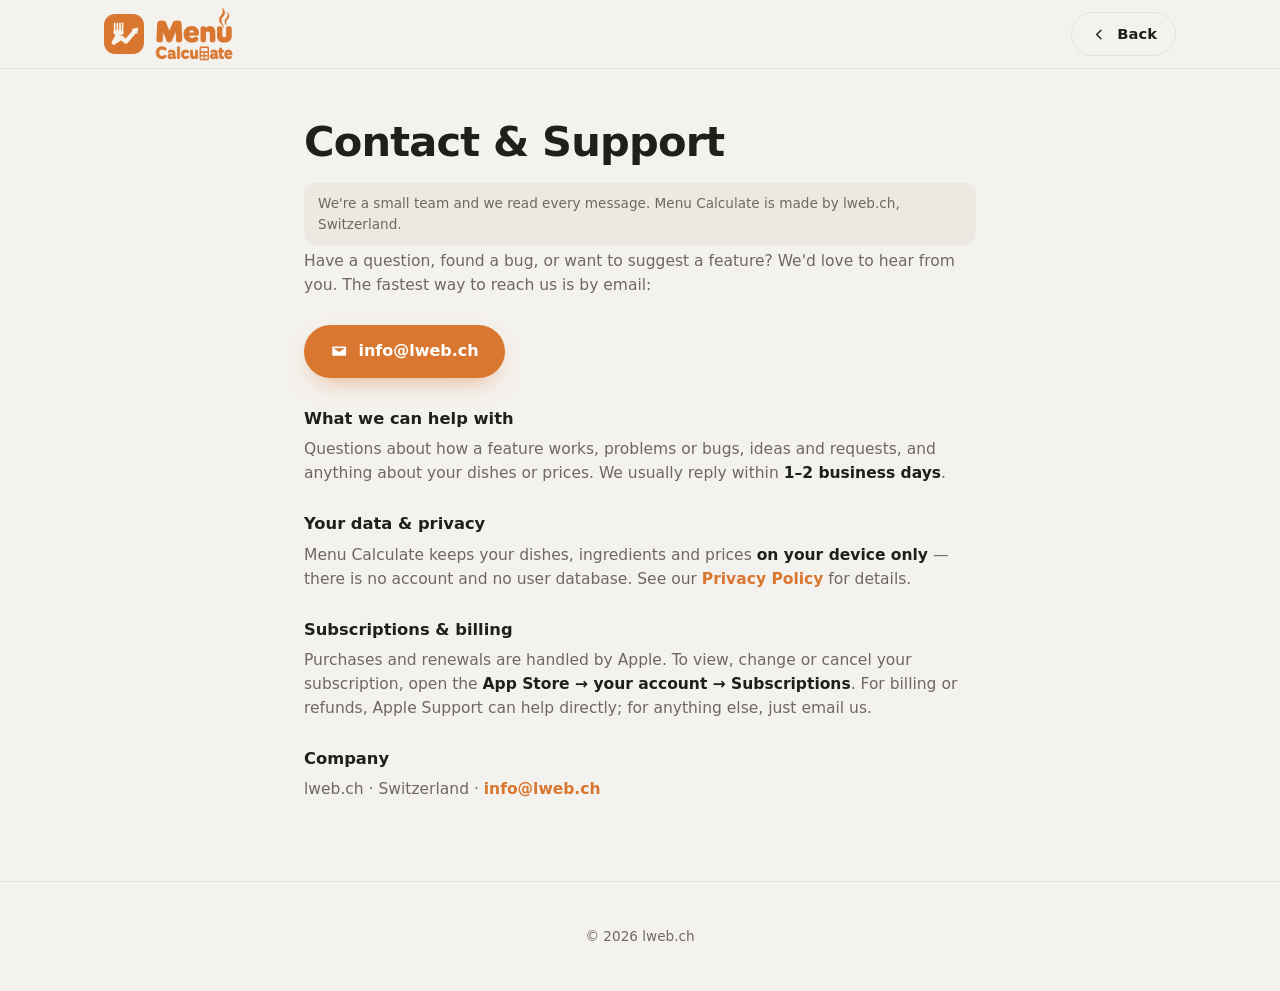
<file: contact.html>
<!doctype html>
<html lang="en">
<head>
  <meta charset="utf-8" />
  <meta name="viewport" content="width=device-width, initial-scale=1" />
  <title>Contact &amp; Support — Menu Calculate</title>
  <meta name="description" content="Get help with Menu Calculate: contact and support." />
  <link rel="icon" type="image/png" href="assets/icon.png" />
  <meta name="robots" content="index, follow" />
  <link rel="canonical" href="https://menu-calculate.com/contact.html" />
  <link rel="stylesheet" href="styles.css" />
</head>
<body>

  <header class="nav scrolled">
    <div class="wrap nav-inner">
      <a class="brand" href="index.html">
        <img src="assets/icon.png" alt="" class="brand-icon-nav" />
        <picture>
          <source media="(prefers-color-scheme: dark)" srcset="assets/wordmark-oscuro.png" />
          <img src="assets/wordmark-claro.png" alt="Menu Calculate" class="brand-word" />
        </picture>
      </a>
      <a class="btn btn-ghost btn-small" href="index.html" style="margin-left:auto">
        <svg viewBox="0 0 24 24" class="ic"><path d="M15.5 19a1 1 0 0 1-.7-.3l-6-6a1 1 0 0 1 0-1.4l6-6a1 1 0 1 1 1.4 1.4L10.91 12l5.3 5.3A1 1 0 0 1 15.5 19Z"/></svg>
        Back
      </a>
    </div>
  </header>

  <main class="legal-page">
    <div class="wrap legal-wrap">
      <h1>Contact &amp; Support</h1>
      <p class="legal-date">We're a small team and we read every message. Menu Calculate is made by lweb.ch, Switzerland.</p>

      <p>Have a question, found a bug, or want to suggest a feature? We'd love to hear from you. The fastest way to reach us is by email:</p>

      <p style="margin:28px 0;">
        <a class="btn" href="mailto:info@lweb.ch?subject=Menu%20Calculate" style="color:#fff;text-decoration:none;">
          <svg viewBox="0 0 24 24" class="ic"><path d="M4 6h16a1 1 0 0 1 1 1v10a1 1 0 0 1-1 1H4a1 1 0 0 1-1-1V7a1 1 0 0 1 1-1Zm.4 2 7.6 5 7.6-5H4.4Z"/></svg>
          info@lweb.ch
        </a>
      </p>

      <h4>What we can help with</h4>
      <p>Questions about how a feature works, problems or bugs, ideas and requests, and anything about your dishes or prices. We usually reply within <strong>1–2 business days</strong>.</p>

      <h4>Your data &amp; privacy</h4>
      <p>Menu Calculate keeps your dishes, ingredients and prices <strong>on your device only</strong> — there is no account and no user database. See our <a href="privacy.html">Privacy Policy</a> for details.</p>

      <h4>Subscriptions &amp; billing</h4>
      <p>Purchases and renewals are handled by Apple. To view, change or cancel your subscription, open the <strong>App Store → your account → Subscriptions</strong>. For billing or refunds, Apple Support can help directly; for anything else, just email us.</p>

      <h4>Company</h4>
      <p>lweb.ch · Switzerland · <a href="mailto:info@lweb.ch">info@lweb.ch</a></p>
    </div>
  </main>

  <footer class="footer">
    <div class="wrap footer-inner">
      <p class="footer-copy">© 2026 lweb.ch</p>
    </div>
  </footer>

</body>
</html>
</file>
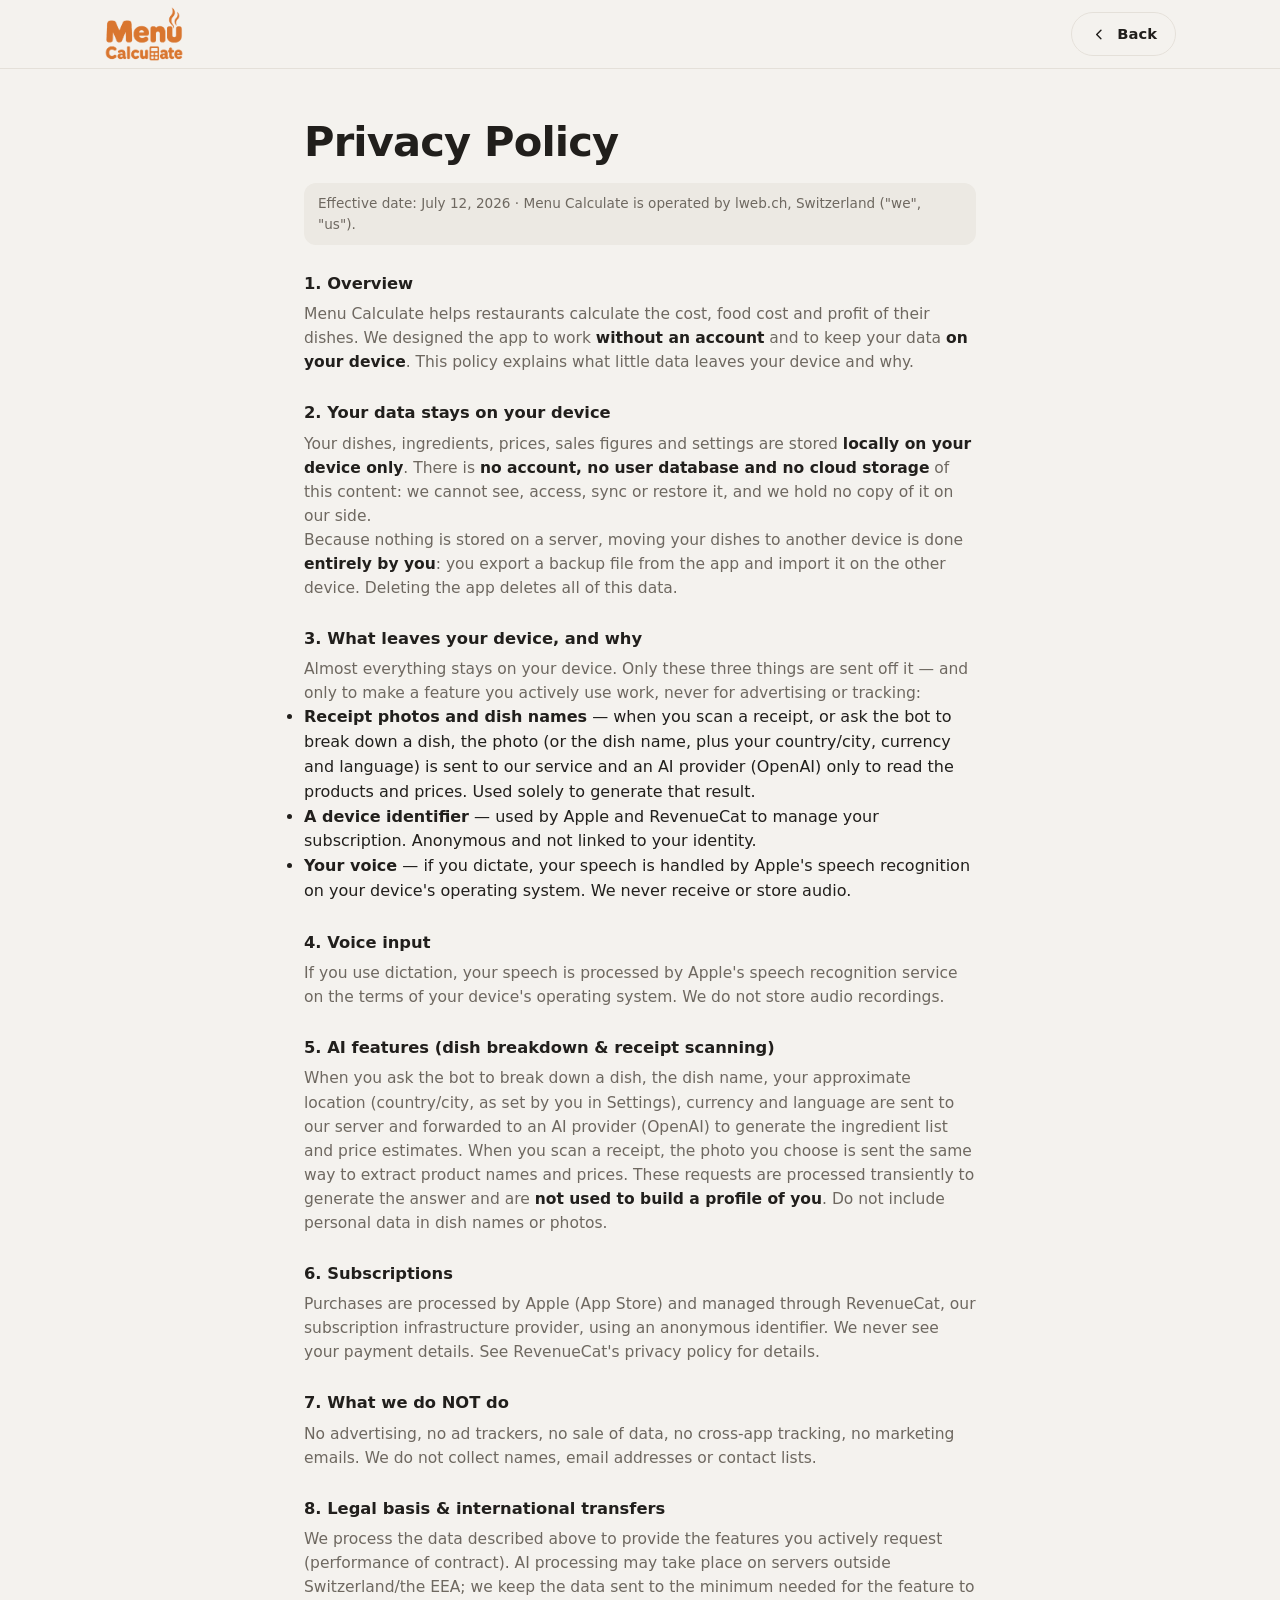
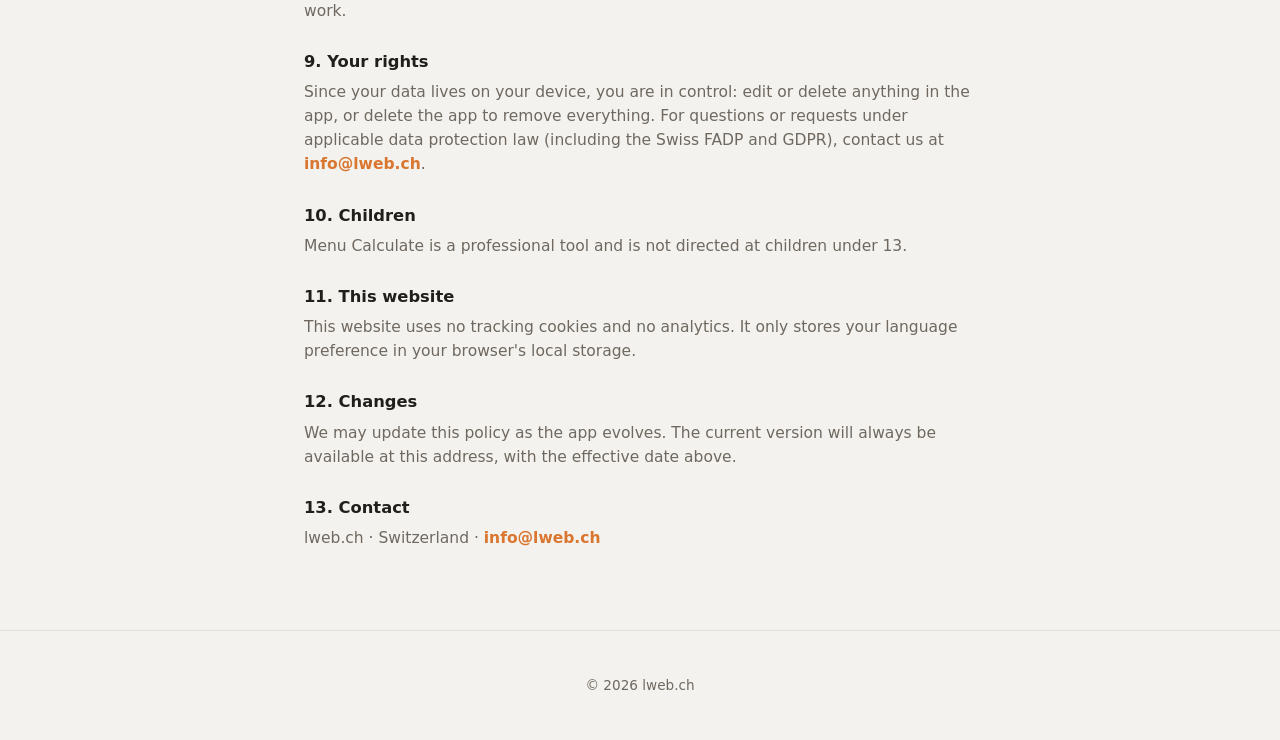
<file: privacy.html>
<!doctype html>
<html lang="en">
<head>
  <meta charset="utf-8" />
  <meta name="viewport" content="width=device-width, initial-scale=1" />
  <title>Privacy Policy — Menu Calculate</title>
  <meta name="description" content="Privacy Policy for the Menu Calculate app." />
  <link rel="icon" type="image/png" href="assets/icon.png" />
  <meta name="robots" content="index, follow" />
  <link rel="canonical" href="https://menu-calculate.com/privacy.html" />
  <link rel="stylesheet" href="styles.css" />
</head>
<body>

  
  <header class="nav scrolled">
    <div class="wrap nav-inner">
      <a class="brand" href="index.html">
        <picture>
          <source media="(prefers-color-scheme: dark)" srcset="assets/wordmark-oscuro.png" />
          <img src="assets/wordmark-claro.png" alt="Menu Calculate" class="brand-word" />
        </picture>
      </a>
      <a class="btn btn-ghost btn-small" href="index.html" style="margin-left:auto">
        <svg viewBox="0 0 24 24" class="ic"><path d="M15.5 19a1 1 0 0 1-.7-.3l-6-6a1 1 0 0 1 0-1.4l6-6a1 1 0 1 1 1.4 1.4L10.91 12l5.3 5.3A1 1 0 0 1 15.5 19Z"/></svg>
        Back
      </a>
    </div>
  </header>

  <main class="legal-page">
    <div class="wrap legal-wrap">
      <h1>Privacy Policy</h1>
      <p class="legal-date">Effective date: July 12, 2026 · Menu Calculate is operated by lweb.ch, Switzerland ("we", "us").</p>

      <h4>1. Overview</h4>
      <p>Menu Calculate helps restaurants calculate the cost, food cost and profit of their dishes. We designed the app to work <strong>without an account</strong> and to keep your data <strong>on your device</strong>. This policy explains what little data leaves your device and why.</p>

      <h4>2. Your data stays on your device</h4>
      <p>Your dishes, ingredients, prices, sales figures and settings are stored <strong>locally on your device only</strong>. There is <strong>no account, no user database and no cloud storage</strong> of this content: we cannot see, access, sync or restore it, and we hold no copy of it on our side.</p>
      <p>Because nothing is stored on a server, moving your dishes to another device is done <strong>entirely by you</strong>: you export a backup file from the app and import it on the other device. Deleting the app deletes all of this data.</p>

      <h4>3. What leaves your device, and why</h4>
      <p>Almost everything stays on your device. Only these three things are sent off it &mdash; and only to make a feature you actively use work, never for advertising or tracking:</p>
      <ul>
        <li><strong>Receipt photos and dish names</strong> &mdash; when you scan a receipt, or ask the bot to break down a dish, the photo (or the dish name, plus your country/city, currency and language) is sent to our service and an AI provider (OpenAI) only to read the products and prices. Used solely to generate that result.</li>
        <li><strong>A device identifier</strong> &mdash; used by Apple and RevenueCat to manage your subscription. Anonymous and not linked to your identity.</li>
        <li><strong>Your voice</strong> &mdash; if you dictate, your speech is handled by Apple's speech recognition on your device's operating system. We never receive or store audio.</li>
      </ul>

      <h4>4. Voice input</h4>
      <p>If you use dictation, your speech is processed by Apple's speech recognition service on the terms of your device's operating system. We do not store audio recordings.</p>

      <h4>5. AI features (dish breakdown &amp; receipt scanning)</h4>
      <p>When you ask the bot to break down a dish, the dish name, your approximate location (country/city, as set by you in Settings), currency and language are sent to our server and forwarded to an AI provider (OpenAI) to generate the ingredient list and price estimates. When you scan a receipt, the photo you choose is sent the same way to extract product names and prices. These requests are processed transiently to generate the answer and are <strong>not used to build a profile of you</strong>. Do not include personal data in dish names or photos.</p>

      <h4>6. Subscriptions</h4>
      <p>Purchases are processed by Apple (App Store) and managed through RevenueCat, our subscription infrastructure provider, using an anonymous identifier. We never see your payment details. See RevenueCat's privacy policy for details.</p>

      <h4>7. What we do NOT do</h4>
      <p>No advertising, no ad trackers, no sale of data, no cross-app tracking, no marketing emails. We do not collect names, email addresses or contact lists.</p>

      <h4>8. Legal basis &amp; international transfers</h4>
      <p>We process the data described above to provide the features you actively request (performance of contract). AI processing may take place on servers outside Switzerland/the EEA; we keep the data sent to the minimum needed for the feature to work.</p>

      <h4>9. Your rights</h4>
      <p>Since your data lives on your device, you are in control: edit or delete anything in the app, or delete the app to remove everything. For questions or requests under applicable data protection law (including the Swiss FADP and GDPR), contact us at <a href="mailto:info@lweb.ch">info@lweb.ch</a>.</p>

      <h4>10. Children</h4>
      <p>Menu Calculate is a professional tool and is not directed at children under 13.</p>

      <h4>11. This website</h4>
      <p>This website uses no tracking cookies and no analytics. It only stores your language preference in your browser's local storage.</p>

      <h4>12. Changes</h4>
      <p>We may update this policy as the app evolves. The current version will always be available at this address, with the effective date above.</p>

      <h4>13. Contact</h4>
      <p>lweb.ch · Switzerland · <a href="mailto:info@lweb.ch">info@lweb.ch</a></p>
    </div>
  </main>

  <footer class="footer">
    <div class="wrap footer-inner">
      <p class="footer-copy">© 2026 lweb.ch</p>
    </div>
  </footer>

</body>
</html>
</file>
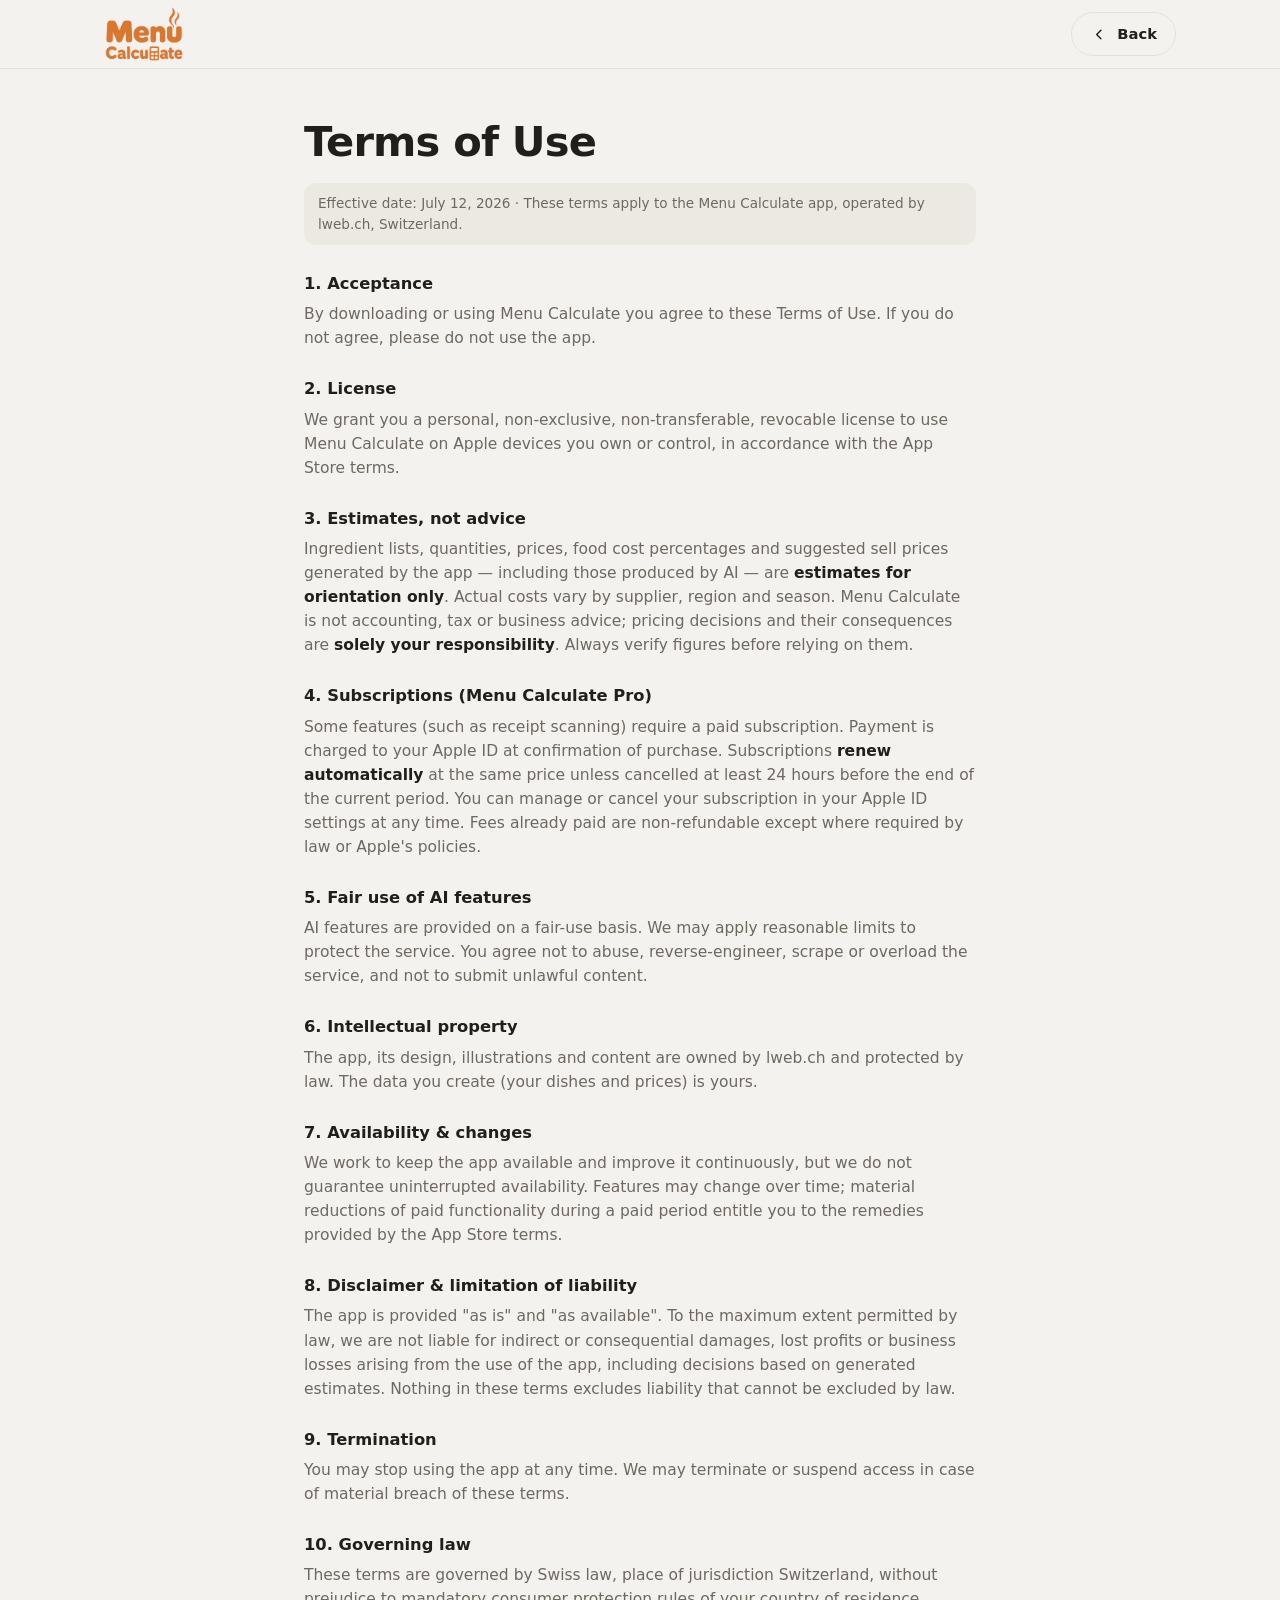
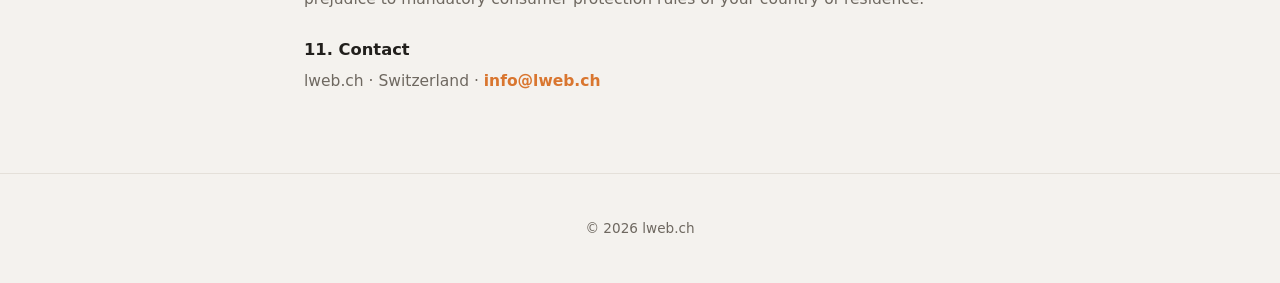
<file: terms.html>
<!doctype html>
<html lang="en">
<head>
  <meta charset="utf-8" />
  <meta name="viewport" content="width=device-width, initial-scale=1" />
  <title>Terms of Use — Menu Calculate</title>
  <meta name="description" content="Terms of Use for the Menu Calculate app." />
  <link rel="icon" type="image/png" href="assets/icon.png" />
  <meta name="robots" content="index, follow" />
  <link rel="canonical" href="https://menu-calculate.com/terms.html" />
  <link rel="stylesheet" href="styles.css" />
</head>
<body>

  <header class="nav scrolled">
    <div class="wrap nav-inner">
      <a class="brand" href="index.html">
        <picture>
          <source media="(prefers-color-scheme: dark)" srcset="assets/wordmark-oscuro.png" />
          <img src="assets/wordmark-claro.png" alt="Menu Calculate" class="brand-word" />
        </picture>
      </a>
      <a class="btn btn-ghost btn-small" href="index.html" style="margin-left:auto">
        <svg viewBox="0 0 24 24" class="ic"><path d="M15.5 19a1 1 0 0 1-.7-.3l-6-6a1 1 0 0 1 0-1.4l6-6a1 1 0 1 1 1.4 1.4L10.91 12l5.3 5.3A1 1 0 0 1 15.5 19Z"/></svg>
        Back
      </a>
    </div>
  </header>

  <main class="legal-page">
    <div class="wrap legal-wrap">
      <h1>Terms of Use</h1>
      <p class="legal-date">Effective date: July 12, 2026 · These terms apply to the Menu Calculate app, operated by lweb.ch, Switzerland.</p>

      <h4>1. Acceptance</h4>
      <p>By downloading or using Menu Calculate you agree to these Terms of Use. If you do not agree, please do not use the app.</p>

      <h4>2. License</h4>
      <p>We grant you a personal, non-exclusive, non-transferable, revocable license to use Menu Calculate on Apple devices you own or control, in accordance with the App Store terms.</p>

      <h4>3. Estimates, not advice</h4>
      <p>Ingredient lists, quantities, prices, food cost percentages and suggested sell prices generated by the app — including those produced by AI — are <strong>estimates for orientation only</strong>. Actual costs vary by supplier, region and season. Menu Calculate is not accounting, tax or business advice; pricing decisions and their consequences are <strong>solely your responsibility</strong>. Always verify figures before relying on them.</p>

      <h4>4. Subscriptions (Menu Calculate Pro)</h4>
      <p>Some features (such as receipt scanning) require a paid subscription. Payment is charged to your Apple ID at confirmation of purchase. Subscriptions <strong>renew automatically</strong> at the same price unless cancelled at least 24 hours before the end of the current period. You can manage or cancel your subscription in your Apple ID settings at any time. Fees already paid are non-refundable except where required by law or Apple's policies.</p>

      <h4>5. Fair use of AI features</h4>
      <p>AI features are provided on a fair-use basis. We may apply reasonable limits to protect the service. You agree not to abuse, reverse-engineer, scrape or overload the service, and not to submit unlawful content.</p>

      <h4>6. Intellectual property</h4>
      <p>The app, its design, illustrations and content are owned by lweb.ch and protected by law. The data you create (your dishes and prices) is yours.</p>

      <h4>7. Availability &amp; changes</h4>
      <p>We work to keep the app available and improve it continuously, but we do not guarantee uninterrupted availability. Features may change over time; material reductions of paid functionality during a paid period entitle you to the remedies provided by the App Store terms.</p>

      <h4>8. Disclaimer &amp; limitation of liability</h4>
      <p>The app is provided "as is" and "as available". To the maximum extent permitted by law, we are not liable for indirect or consequential damages, lost profits or business losses arising from the use of the app, including decisions based on generated estimates. Nothing in these terms excludes liability that cannot be excluded by law.</p>

      <h4>9. Termination</h4>
      <p>You may stop using the app at any time. We may terminate or suspend access in case of material breach of these terms.</p>

      <h4>10. Governing law</h4>
      <p>These terms are governed by Swiss law, place of jurisdiction Switzerland, without prejudice to mandatory consumer protection rules of your country of residence.</p>

      <h4>11. Contact</h4>
      <p>lweb.ch · Switzerland · <a href="mailto:info@lweb.ch">info@lweb.ch</a></p>
    </div>
  </main>

  <footer class="footer">
    <div class="wrap footer-inner">
      <p class="footer-copy">© 2026 lweb.ch</p>
    </div>
  </footer>

</body>
</html>
</file>
<file: styles.css>
/* ===== Menu Cost · Landing =====
   Mismo sistema de diseño que la app: neutros cálidos (piedra/tinta),
   un único acento azafrán y semáforo de food cost. Claro y oscuro. */

:root {
  --text: #211F1C;
  --text-2: #6E6860;
  --bg: #F4F2EE;
  --bg-el: #FBFAF7;
  --bg-sel: #ECE9E3;
  --line: #E4E0D9;
  --accent: #D9762F;
  --accent-ink: #FFFFFF;
  --good: #3E9B63;
  --warn: #CE9A1F;
  --bad: #D5563C;
  --radius: 28px;
  --shadow: 0 24px 60px -24px rgba(33, 31, 28, .28);
  --font: ui-rounded, "SF Pro Rounded", -apple-system, BlinkMacSystemFont, "Segoe UI", Roboto, system-ui, sans-serif;
}

@media (prefers-color-scheme: dark) {
  :root {
    --text: #F4F1EC;
    --text-2: #A69F96;
    --bg: #131211;
    --bg-el: #1D1B19;
    --bg-sel: #2A2825;
    --line: #33302B;
    --accent: #EC9448;
    --accent-ink: #201911;
    --good: #5BBE81;
    --warn: #E0B24A;
    --bad: #E7715A;
    --shadow: 0 24px 60px -24px rgba(0, 0, 0, .6);
  }
}

* { margin: 0; padding: 0; box-sizing: border-box; }
html { scroll-behavior: smooth; }
body {
  font-family: var(--font);
  background: var(--bg);
  color: var(--text);
  line-height: 1.55;
  -webkit-font-smoothing: antialiased;
  overflow-x: hidden;
}
img, video { display: block; max-width: 100%; }
a { color: inherit; text-decoration: none; }

.wrap { max-width: 1120px; margin: 0 auto; padding: 0 24px; }

/* ---------- tipografía ---------- */
h1 { font-size: clamp(2.3rem, 5.2vw, 3.6rem); line-height: 1.08; letter-spacing: -.02em; font-weight: 800; }
h1 em { font-style: normal; color: var(--accent); }
h2 { font-size: clamp(1.7rem, 3.6vw, 2.5rem); line-height: 1.15; letter-spacing: -.015em; font-weight: 800; max-width: 22ch; }
h3 { font-size: 1.25rem; font-weight: 700; }
h4 { font-size: 1.05rem; font-weight: 700; }
.lead { font-size: 1.12rem; color: var(--text-2); max-width: 46ch; }
.kicker {
  font-size: .8rem; font-weight: 800; letter-spacing: .14em;
  text-transform: uppercase; color: var(--accent); margin-bottom: 10px;
}

/* ---------- botones ---------- */
.btn {
  display: inline-flex; align-items: center; gap: 10px;
  background: var(--accent); color: var(--accent-ink);
  font-family: var(--font); font-weight: 700; font-size: 1rem;
  padding: 14px 26px; border-radius: 999px; border: none; cursor: pointer;
  transition: transform .18s ease, box-shadow .18s ease, opacity .18s ease;
  box-shadow: 0 10px 26px -12px color-mix(in srgb, var(--accent) 70%, transparent);
}
.btn:hover { transform: translateY(-2px); box-shadow: 0 16px 32px -12px color-mix(in srgb, var(--accent) 75%, transparent); }
.btn:active { transform: translateY(0); opacity: .9; }
.btn-ghost {
  background: transparent; color: var(--text);
  border: 1.5px solid var(--line); box-shadow: none;
}
.btn-ghost:hover { border-color: var(--accent); color: var(--accent); box-shadow: none; }
.btn-small { padding: 10px 18px; font-size: .92rem; }
.btn-big { padding: 18px 34px; font-size: 1.1rem; }
.ic { width: 1.15em; height: 1.15em; fill: currentColor; flex: none; }
.ic-accent { fill: var(--accent); }

/* ---------- nav ---------- */
.nav {
  position: fixed; inset: 0 0 auto 0; z-index: 50;
  background: color-mix(in srgb, var(--bg) 82%, transparent);
  -webkit-backdrop-filter: blur(14px); backdrop-filter: blur(14px);
  border-bottom: 1px solid transparent;
  transition: border-color .25s ease;
}
.nav.scrolled { border-bottom-color: var(--line); }
.nav-inner { display: flex; align-items: center; gap: 28px; height: 68px; }
.brand { display: flex; align-items: center; gap: 10px; font-weight: 800; font-size: 1.1rem; }
.brand-icon { width: 34px; height: 34px; border-radius: 9px; }
.brand-icon-nav { width: 40px; height: 40px; border-radius: 11px; display: block; }
.brand-word { height: 56px; width: auto; display: block; }
.nav-links { display: flex; gap: 22px; margin-left: auto; }
.nav-links a { font-size: .95rem; font-weight: 600; color: var(--text-2); transition: color .15s; }
.nav-links a:hover { color: var(--text); }
@media (max-width: 720px) {
  .nav-links { display: none; }
  .nav-inner { justify-content: space-between; height: 56px; gap: 12px; }
  .brand-icon-nav { width: 30px; height: 30px; border-radius: 8px; }
  .brand-word { height: 38px; }
  .lang-btn { padding: 6px 10px; }
  .nav .btn-small { padding: 8px 14px; font-size: .85rem; gap: 6px; }
}
@media (max-width: 400px) {
  .nav .btn-small span { display: none; }
  .nav .btn-small { padding: 8px; }
}

/* selector de idioma */
.lang { position: relative; }
.lang-btn {
  display: inline-flex; align-items: center; gap: 7px;
  background: transparent; color: var(--text);
  border: 1.5px solid var(--line); border-radius: 999px;
  font-family: var(--font); font-weight: 700; font-size: .88rem;
  padding: 9px 14px; cursor: pointer;
  transition: border-color .15s ease, color .15s ease;
}
.lang-btn:hover { border-color: var(--accent); color: var(--accent); }
.lang-btn .ic { width: 1.05em; height: 1.05em; fill: currentColor; }
.ic-chev { width: .85em !important; height: .85em !important; transition: transform .2s ease; }
.lang.open .ic-chev { transform: rotate(180deg); }
.lang-menu {
  position: absolute; top: calc(100% + 10px); right: 0; min-width: 160px;
  list-style: none; padding: 8px; margin: 0;
  background: var(--bg-el); border: 1px solid var(--line); border-radius: 18px;
  box-shadow: 0 20px 44px -18px rgba(33,31,28,.4);
  opacity: 0; transform: translateY(-6px) scale(.98); pointer-events: none;
  transition: opacity .18s ease, transform .18s ease;
}
.lang.open .lang-menu { opacity: 1; transform: none; pointer-events: auto; }
.lang-menu li {
  padding: 10px 14px; border-radius: 12px;
  font-size: .93rem; font-weight: 600; color: var(--text-2);
  cursor: pointer; transition: background .12s ease, color .12s ease;
}
.lang-menu li:hover { background: var(--bg-sel); color: var(--text); }
.lang-menu li.on { color: var(--accent); font-weight: 800; }

/* ---------- hero ---------- */
.hero { padding: 140px 0 40px; position: relative; }
@media (max-width: 880px) { .hero { overflow-x: clip; } }
@media (max-width: 720px) { .hero { padding: 96px 0 32px; } }
.hero::before {
  /* halo azafrán suave */
  content: ""; position: absolute; top: -30%; right: -15%;
  width: 720px; height: 720px; border-radius: 50%;
  background: radial-gradient(closest-side, color-mix(in srgb, var(--accent) 16%, transparent), transparent 70%);
  pointer-events: none;
}
.hero-grid {
  display: grid; grid-template-columns: .9fr 1.1fr;
  gap: 44px; align-items: center; position: relative;
}
@media (max-width: 880px) { .hero-grid { grid-template-columns: 1fr; } }
.hero-copy { display: flex; flex-direction: column; gap: 20px; }
.hero-ctas { display: flex; flex-wrap: wrap; gap: 14px; }

/* badges oficiales de las tiendas */
.store-badges { display: flex; flex-wrap: wrap; align-items: center; gap: 14px; margin-top: 6px; }
.store-badge { display: inline-flex; border-radius: 12px; transition: transform .18s ease, box-shadow .18s ease; }
.store-badge:hover { transform: translateY(-3px); box-shadow: 0 14px 30px -14px rgba(33,31,28,.45); }
.store-badge img { height: 52px; width: auto; display: block; }
.store-badges-big { justify-content: center; margin-top: 10px; }
.store-badges-big .store-badge img { height: 60px; }
@media (max-width: 480px) { .store-badge img { height: 46px; } .store-badges-big .store-badge img { height: 50px; } }
.hero-mini { display: flex; gap: 22px; list-style: none; margin-top: 4px; }
.hero-mini li { display: flex; align-items: center; gap: 7px; font-size: .92rem; font-weight: 600; color: var(--text-2); }

/* el hero lleva el reel vertical en todos los tamaños; se limita el ancho para
   que en escritorio no crezca a lo alto, y los chips (posicionados respecto a
   .hero-media) sigan pegados a la tarjeta */
.hero-media { position: relative; max-width: 340px; margin: 0 auto; }
.video-card {
  border-radius: var(--radius); overflow: hidden;
  border: 1px solid var(--line); background: var(--bg-el);
  box-shadow: var(--shadow);
}
.video-card video { width: 100%; aspect-ratio: 16 / 9; object-fit: cover; }
/* solo el reel del hero es vertical; el de "cómo funciona" sigue en 16:9 */
.hero-media .video-card video { aspect-ratio: 9 / 16; }
.tilt { transform: rotate(1.6deg); }
@media (max-width: 720px) {
  .hero-media { max-width: 300px; }
}

/* chips flotantes */
.chip {
  position: absolute; display: flex; align-items: center; gap: 8px;
  background: var(--bg-el); border: 1px solid var(--line);
  border-radius: 999px; padding: 10px 16px;
  font-size: .9rem; font-weight: 600; color: var(--text-2);
  box-shadow: 0 14px 34px -16px rgba(33,31,28,.35);
}
.chip strong { color: var(--text); font-weight: 800; }
.chip-fc { top: -30px; left: -26px; }
.chip-ben { bottom: -42px; right: -14px; }
.dot { width: 9px; height: 9px; border-radius: 50%; }
.dot-good { background: var(--good); }
.float-a { animation: float 5.2s ease-in-out infinite; }
.float-b { animation: floatSuave 6.4s ease-in-out .8s infinite; }
@keyframes float {
  0%, 100% { transform: translateY(0); }
  50% { transform: translateY(-9px); }
}
@keyframes floatSuave {
  0%, 100% { transform: translateY(0); }
  50% { transform: translateY(-4px); }
}
@media (max-width: 880px) {
  .chip-fc { left: 6px; } .chip-ben { right: 6px; }
}

/* ---------- secciones ---------- */
.section { padding: 96px 0; }
.section-alt { background: var(--bg-el); border-block: 1px solid var(--line); }

/* capturas: panorama con scroll lateral (la onda azafrán fluye entre paneles) */
.shots { padding-bottom: 56px; overflow: hidden; }
.shots-scroll {
  margin-top: 40px;
  overflow-x: auto;
  scroll-snap-type: x mandatory;
  -webkit-overflow-scrolling: touch;
  scrollbar-width: none;
  /* el primer panel arranca alineado con .wrap; el resto se descubre deslizando */
  padding: 14px max(24px, calc((100% - 1120px) / 2 + 24px)) 30px;
}
.shots-scroll::-webkit-scrollbar { display: none; }
.shots-strip {
  display: flex;
  width: max-content;
  border-radius: 26px;
  overflow: hidden;
  box-shadow: var(--shadow);
}
.shots-strip img {
  height: clamp(430px, 62vh, 640px);
  width: auto;
  display: block;
  scroll-snap-align: center;
}
@media (max-width: 720px) {
  .shots-scroll { padding: 10px 20px 24px; scroll-snap-type: x proximity; }
  .shots-strip img { height: 74vh; max-height: 560px; }
}

/* funciones */
.cards { display: grid; grid-template-columns: repeat(3, 1fr); gap: 22px; margin-top: 44px; }
@media (max-width: 880px) { .cards { grid-template-columns: 1fr; } }
.card {
  position: relative;
  background: var(--bg-el); border: 1px solid var(--line);
  border-radius: var(--radius); padding: 26px;
  display: flex; flex-direction: column; gap: 12px;
  transition: transform .25s ease, box-shadow .25s ease;
}
.section .card { background: var(--bg-el); }
.card:hover { transform: translateY(-6px); box-shadow: var(--shadow); }
.card p { color: var(--text-2); font-size: .98rem; }
.card-img {
  border-radius: 20px; overflow: hidden; background: var(--bg-sel);
  aspect-ratio: 4 / 3; display: grid; place-items: center; margin-bottom: 6px;
}
.card-img img { width: 100%; height: 100%; object-fit: cover; }
.tag-pro {
  position: absolute; top: 18px; right: 18px;
  background: var(--accent); color: var(--accent-ink);
  font-size: .68rem; font-weight: 800; letter-spacing: .08em;
  border-radius: 8px; padding: 4px 8px;
}

/* cómo funciona */
.como-grid {
  display: grid; grid-template-columns: 1fr 1fr; gap: 56px; align-items: center;
}
@media (max-width: 880px) { .como-grid { grid-template-columns: 1fr; } }
.pasos { list-style: none; display: flex; flex-direction: column; gap: 26px; margin-top: 36px; }
.pasos li { display: flex; gap: 18px; align-items: flex-start; }
.pasos p { color: var(--text-2); font-size: .96rem; margin-top: 3px; }
.paso-n {
  flex: none; width: 44px; height: 44px; border-radius: 14px;
  display: grid; place-items: center;
  background: var(--accent); color: var(--accent-ink);
  font-weight: 800; font-size: 1.15rem;
}
.como-media { position: relative; }

/* donut */
.donut-card {
  position: absolute; bottom: -26px; left: -18px;
  background: var(--bg-el); border: 1px solid var(--line);
  border-radius: 24px; padding: 14px;
  display: flex; align-items: center; gap: 4px;
  box-shadow: 0 18px 40px -18px rgba(33,31,28,.4);
}
@media (max-width: 880px) { .donut-card { left: 8px; } }
.donut { width: 92px; height: 92px; transform: rotate(-90deg); }
.donut-track, .donut-arc { fill: none; stroke-width: 13; stroke-linecap: round; }
.donut-track { stroke: var(--bg-sel); }
.donut-arc {
  stroke: var(--good);
  stroke-dasharray: 301.6;           /* 2πr, r=48 */
  stroke-dashoffset: 301.6;
  transition: stroke-dashoffset 1.4s cubic-bezier(.22,.8,.28,1);
}
.donut-label { display: flex; flex-direction: column; align-items: center; padding: 0 12px 0 6px; line-height: 1.05; }
.donut-label strong { font-size: 1.7rem; font-weight: 800; }
.donut-label span { font-size: .85rem; font-weight: 700; color: var(--text-2); }
.donut-label small { font-size: .68rem; color: var(--text-2); margin-top: 3px; letter-spacing: .06em; text-transform: uppercase; }

/* rentabilidad */
.rent-grid { display: grid; grid-template-columns: .9fr 1.1fr; gap: 56px; align-items: center; }
@media (max-width: 880px) { .rent-grid { grid-template-columns: 1fr; } }
.rent-copy { display: flex; flex-direction: column; gap: 16px; }
.rent-chart {
  background: var(--bg-el); border: 1px solid var(--line);
  border-radius: var(--radius); padding: 30px 26px;
  display: flex; flex-direction: column; gap: 18px;
  box-shadow: var(--shadow);
}
.bar-row { display: grid; grid-template-columns: 84px 1fr 64px; gap: 14px; align-items: center; }
.bar-name { font-size: .92rem; font-weight: 700; }
.bar { height: 16px; border-radius: 999px; background: var(--bg-sel); overflow: hidden; }
.bar-fill {
  display: block; height: 100%; border-radius: 999px; width: 0;
  transition: width 1.1s cubic-bezier(.22,.8,.28,1);
}
.chart-on .bar-fill { width: var(--w); }
.bar-fill.good { background: var(--good); }
.bar-fill.warn { background: var(--warn); }
.bar-fill.bad  { background: var(--bad); }
.bar-row:nth-child(2) .bar-fill { transition-delay: .12s; }
.bar-row:nth-child(3) .bar-fill { transition-delay: .24s; }
.bar-row:nth-child(4) .bar-fill { transition-delay: .36s; }
.bar-row:nth-child(5) .bar-fill { transition-delay: .48s; }
.bar-val { font-size: .9rem; font-weight: 800; text-align: right; color: var(--text-2); }

/* cifras */
.stats { padding: 30px 0 96px; }
.stats-row {
  display: grid; grid-template-columns: repeat(4, 1fr); gap: 20px;
  background: var(--bg-el); border: 1px solid var(--line);
  border-radius: var(--radius); padding: 40px 28px;
}
@media (max-width: 720px) { .stats-row { grid-template-columns: repeat(2, 1fr); } }
.stat { text-align: center; display: flex; flex-direction: column; gap: 4px; }
.stat strong { font-size: 2.6rem; font-weight: 800; color: var(--accent); line-height: 1; }
.stat span { font-size: .88rem; font-weight: 600; color: var(--text-2); }

/* cta final */
.cta-final { padding: 20px 0 110px; }
.cta-box {
  text-align: center; display: flex; flex-direction: column; align-items: center; gap: 18px;
  background: linear-gradient(160deg, color-mix(in srgb, var(--accent) 14%, var(--bg-el)), var(--bg-el) 55%);
  border: 1px solid var(--line); border-radius: 36px; padding: 70px 30px;
}
.cta-box .lead { margin: 0 auto; }
.cta-icon { width: 84px; height: 84px; border-radius: 20px; box-shadow: var(--shadow); }

/* planes: gratis vs pro */
.planes-grid {
  display: grid; grid-template-columns: 1fr 1fr; gap: 20px;
  margin-top: 34px; align-items: start;
}
.plan {
  position: relative;
  background: var(--bg); border: 1px solid var(--line);
  border-radius: var(--radius); padding: 32px 28px;
}
.plan-pro {
  background: linear-gradient(160deg, color-mix(in srgb, var(--accent) 12%, var(--bg-el)), var(--bg-el) 60%);
  border-color: color-mix(in srgb, var(--accent) 40%, var(--line));
  box-shadow: var(--shadow);
}
.plan-badge {
  position: absolute; top: -12px; right: 24px;
  padding: 5px 12px; border-radius: 999px;
  background: var(--accent); color: var(--accent-ink);
  font-size: .72rem; font-weight: 800; letter-spacing: .04em; text-transform: uppercase;
}
.plan-nombre { margin: 0; font-size: 1.5rem; }
.plan-sub { margin: 4px 0 0; color: var(--text-2); font-size: .92rem; }
.plan-lista { list-style: none; margin: 22px 0 0; padding: 0; display: flex; flex-direction: column; gap: 12px; }
.plan-lista li { display: flex; align-items: center; gap: 10px; font-weight: 600; }
/* Los límites del plan gratis no son una virtud: se marcan aparte para no
   venderlos como si lo fueran. */
.plan-limite { color: var(--text-2); font-weight: 500; }
@media (max-width: 720px) {
  .planes-grid { grid-template-columns: 1fr; }
  .plan { padding: 28px 22px; }
}

/* footer */
.footer { border-top: 1px solid var(--line); padding: 44px 0; }
.footer-inner { display: flex; flex-direction: column; align-items: center; gap: 18px; text-align: center; }
.footer-brand { display: flex; align-items: center; gap: 10px; font-weight: 800; }
.footer-links { display: flex; flex-wrap: wrap; justify-content: center; gap: 22px; }
.footer-links a { font-size: .92rem; font-weight: 600; color: var(--text-2); transition: color .15s; }
.footer-links a:hover { color: var(--accent); }
.footer-copy { font-size: .85rem; color: var(--text-2); }
.footer-copy a { color: inherit; text-decoration: underline; text-underline-offset: 3px; }
.footer-copy a:hover { color: var(--accent); }

/* ---------- páginas legales (privacy.html / terms.html) ---------- */
.legal-page { padding: 120px 0 80px; }
.legal-wrap { max-width: 720px; }
.legal-page h1 { font-size: clamp(1.9rem, 4vw, 2.6rem); margin-bottom: 18px; }
.legal-page h4 { font-size: 1.02rem; font-weight: 800; margin: 26px 0 6px; }
.legal-page p { font-size: .97rem; color: var(--text-2); }
.legal-page p strong { color: var(--text); }
.legal-page a { color: var(--accent); font-weight: 600; }
.legal-date {
  font-size: .85rem !important; padding: 10px 14px; border-radius: 12px;
  background: var(--bg-sel); margin-bottom: 4px;
}

/* ---------- aviso de cookies ---------- */
.cookies {
  position: fixed; z-index: 90;
  left: 20px; right: 20px; bottom: 20px;
  margin: 0 auto; max-width: 620px;
  display: flex; align-items: center; gap: 14px;
  background: var(--bg-el); border: 1px solid var(--line);
  border-radius: 20px; padding: 16px 18px;
  box-shadow: 0 22px 50px -20px rgba(33,31,28,.45);
  animation: cookieUp .5s cubic-bezier(.22,.8,.28,1);
}
.cookies[hidden] { display: none; }
@keyframes cookieUp { from { opacity: 0; transform: translateY(24px); } }
.cookies-ic { width: 26px; height: 26px; flex: none; }
.cookies-txt { font-size: .88rem; color: var(--text-2); line-height: 1.45; }
.cookies-txt a { color: var(--accent); font-weight: 700; }
.cookies .btn { flex: none; }
@media (max-width: 560px) {
  .cookies { flex-wrap: wrap; }
  .cookies .btn { margin-left: auto; }
}

/* ---------- reveal on scroll ---------- */
.reveal { opacity: 0; transform: translateY(26px); transition: opacity .7s ease, transform .7s cubic-bezier(.22,.8,.28,1); }
.reveal.in { opacity: 1; transform: none; }
.delay-1 { transition-delay: .12s; }
.delay-2 { transition-delay: .24s; }
.delay-3 { transition-delay: .36s; }

@media (prefers-reduced-motion: reduce) {
  .reveal { opacity: 1; transform: none; transition: none; }
  .float-a, .float-b { animation: none; }
  html { scroll-behavior: auto; }
}
</file>
